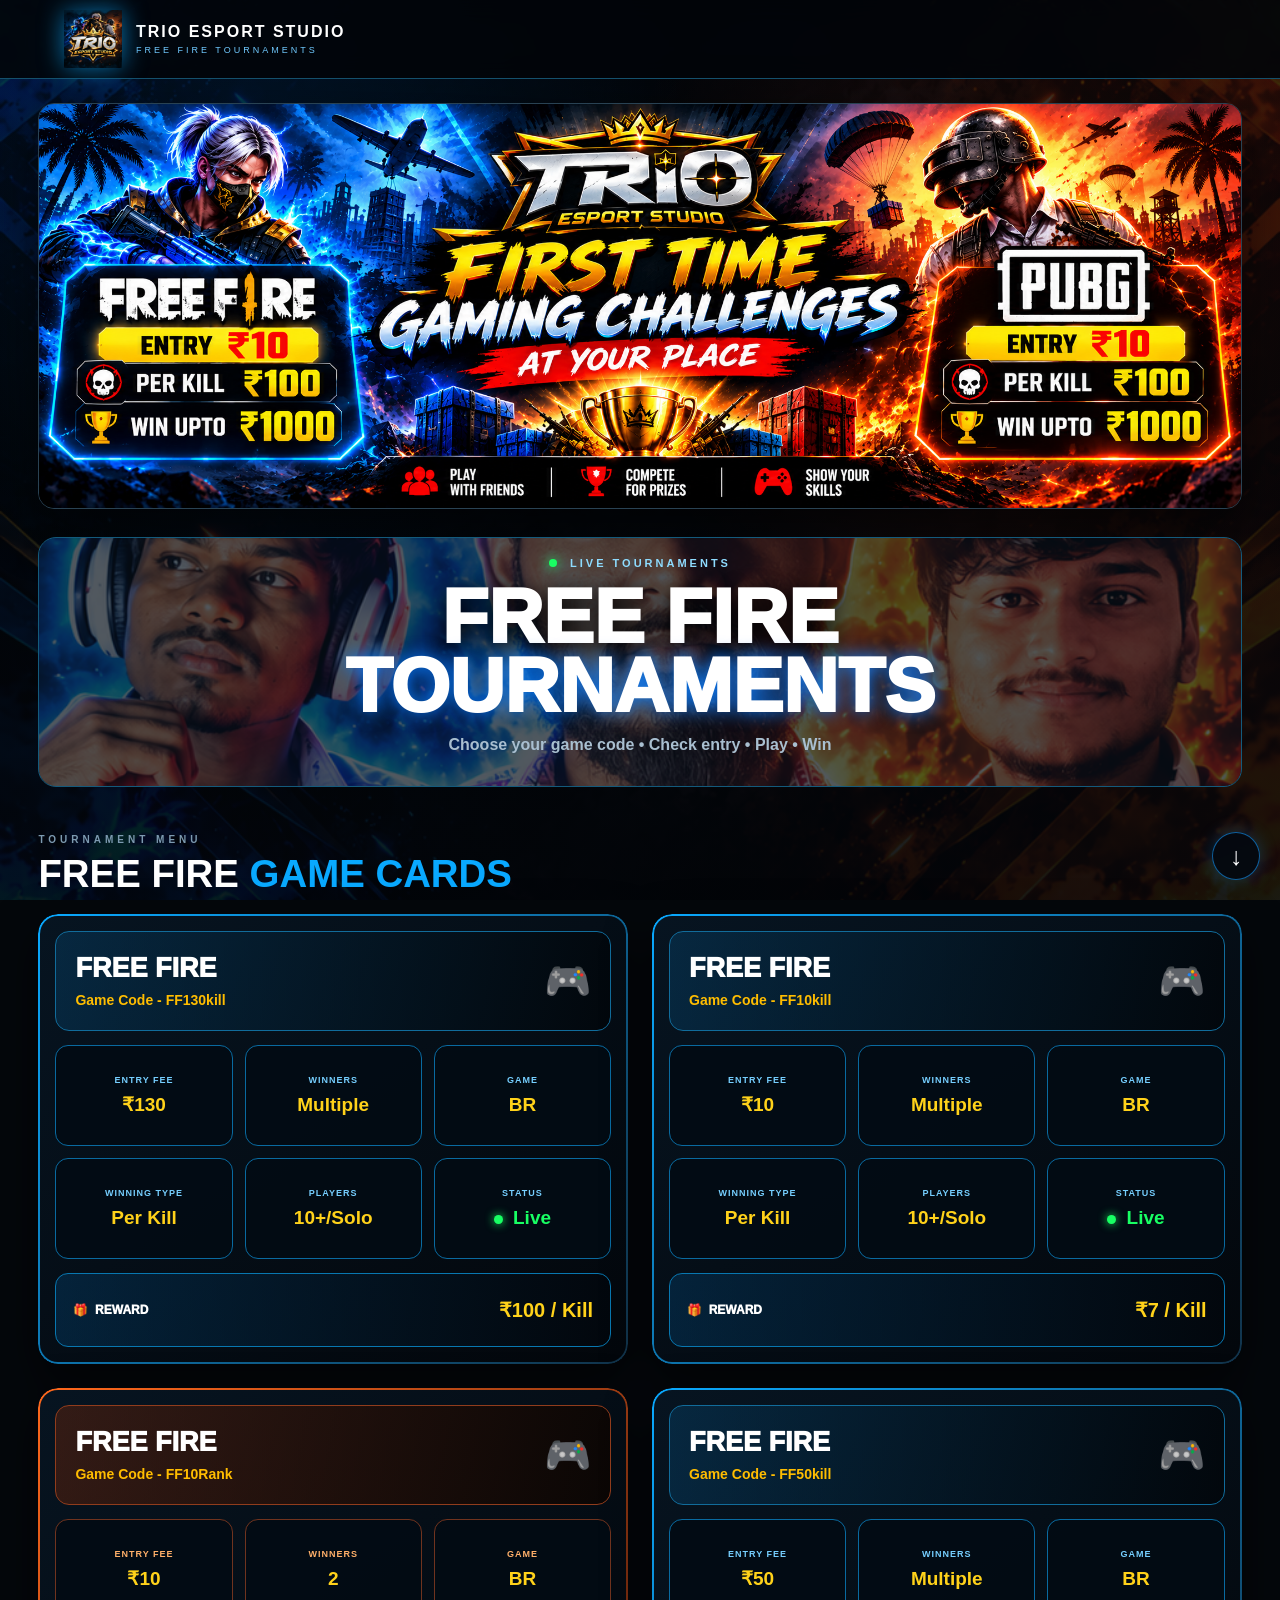
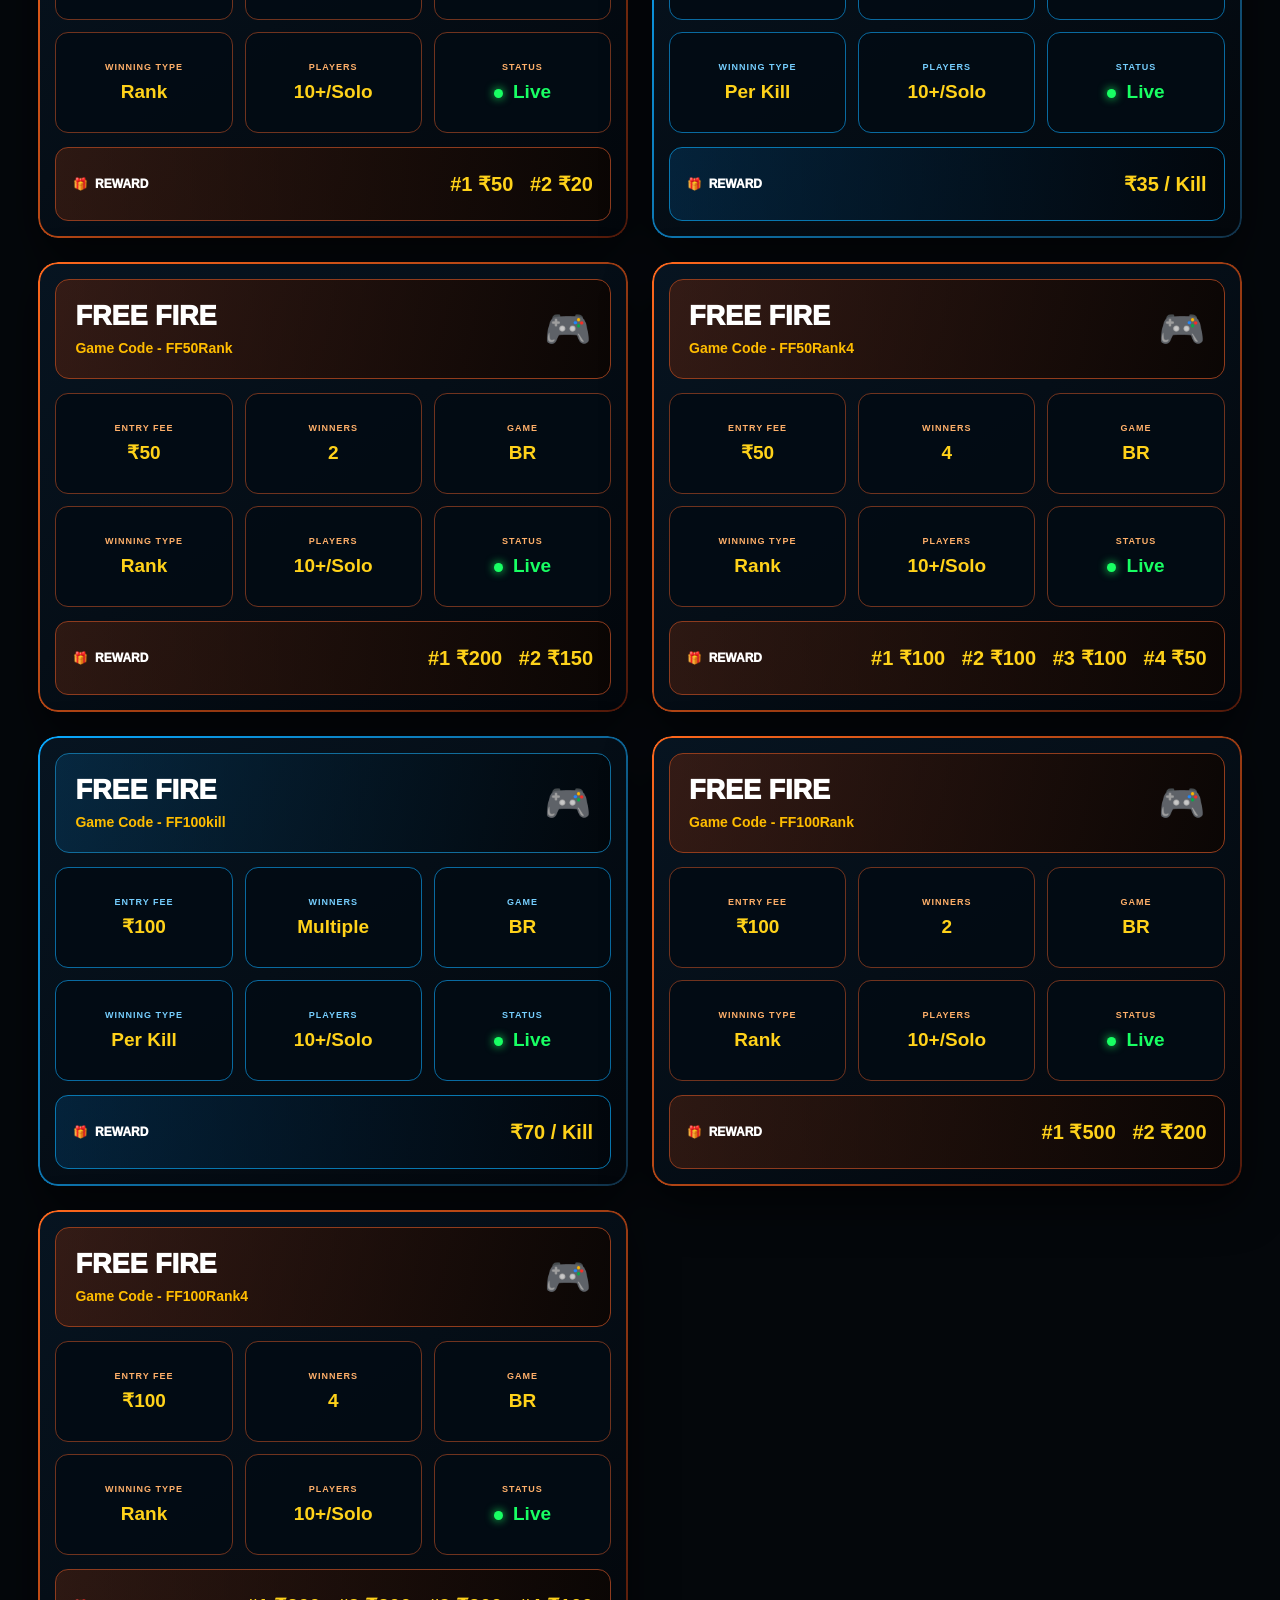
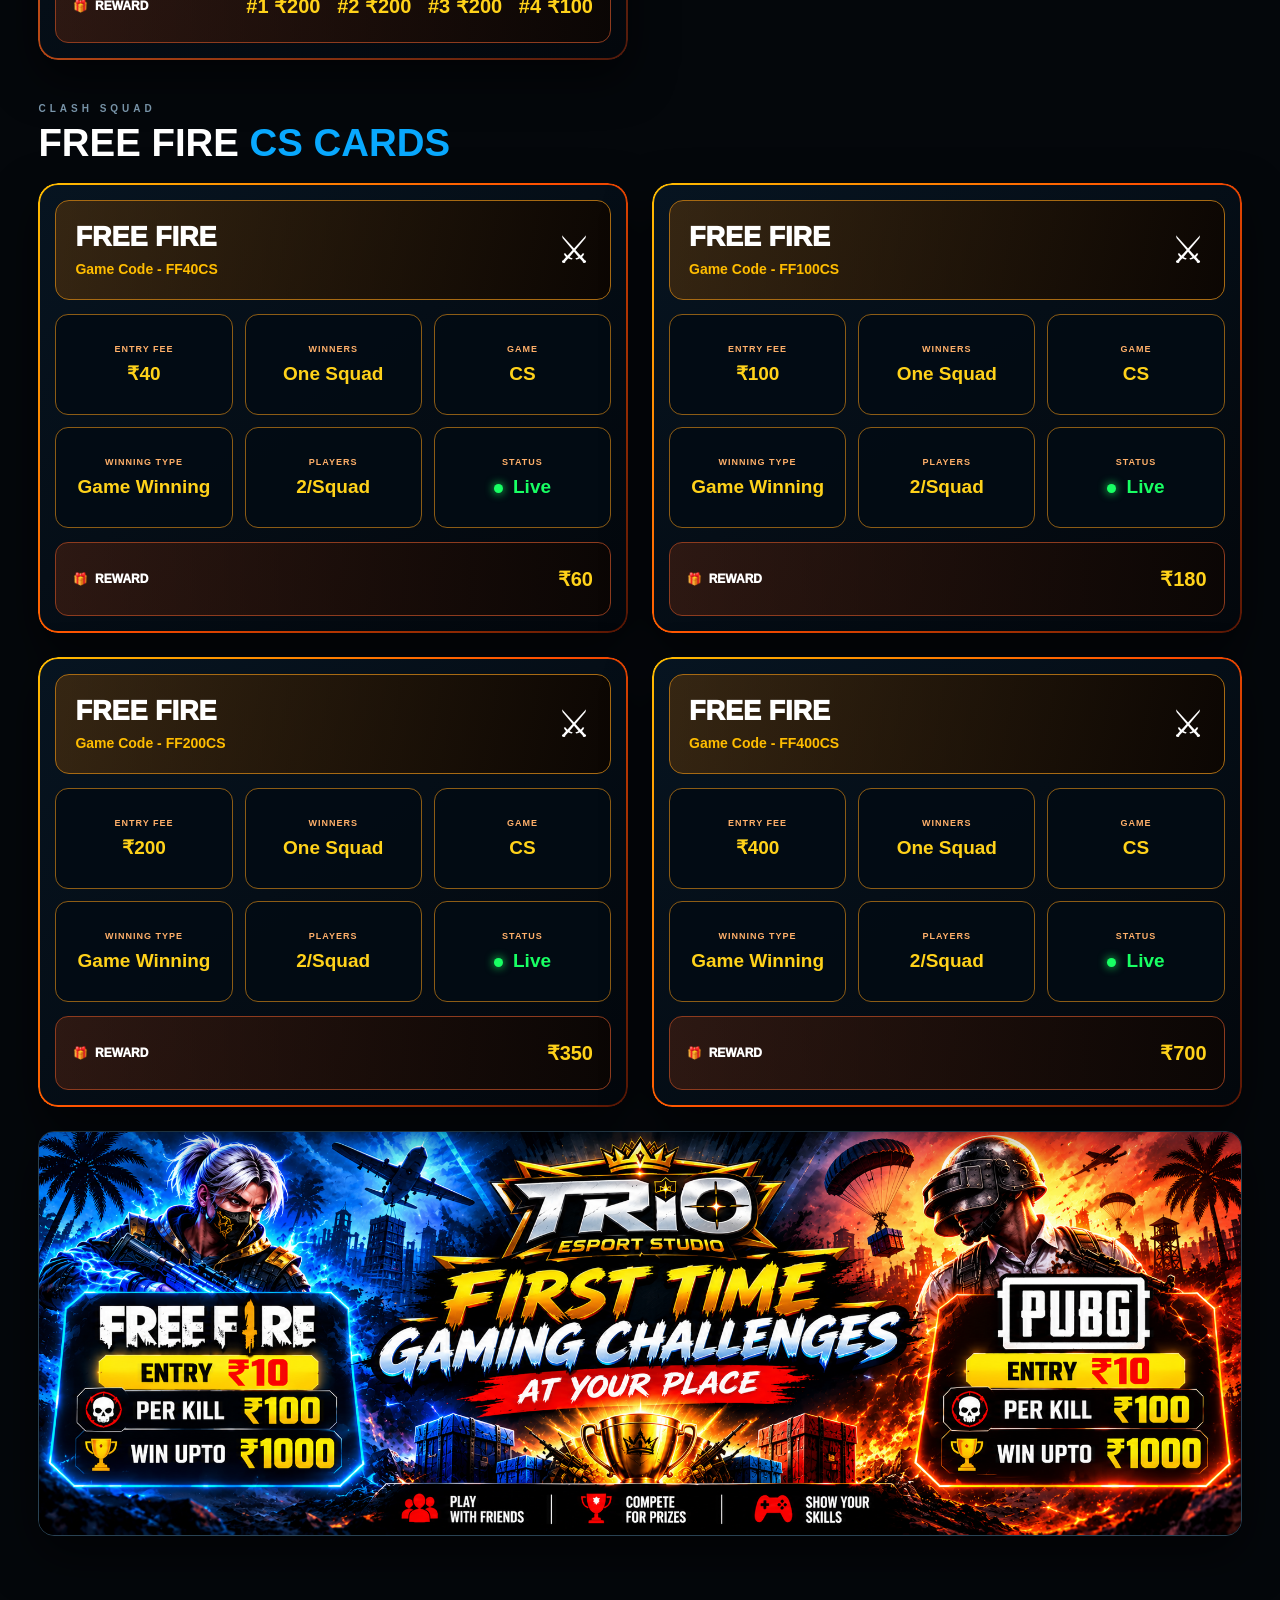
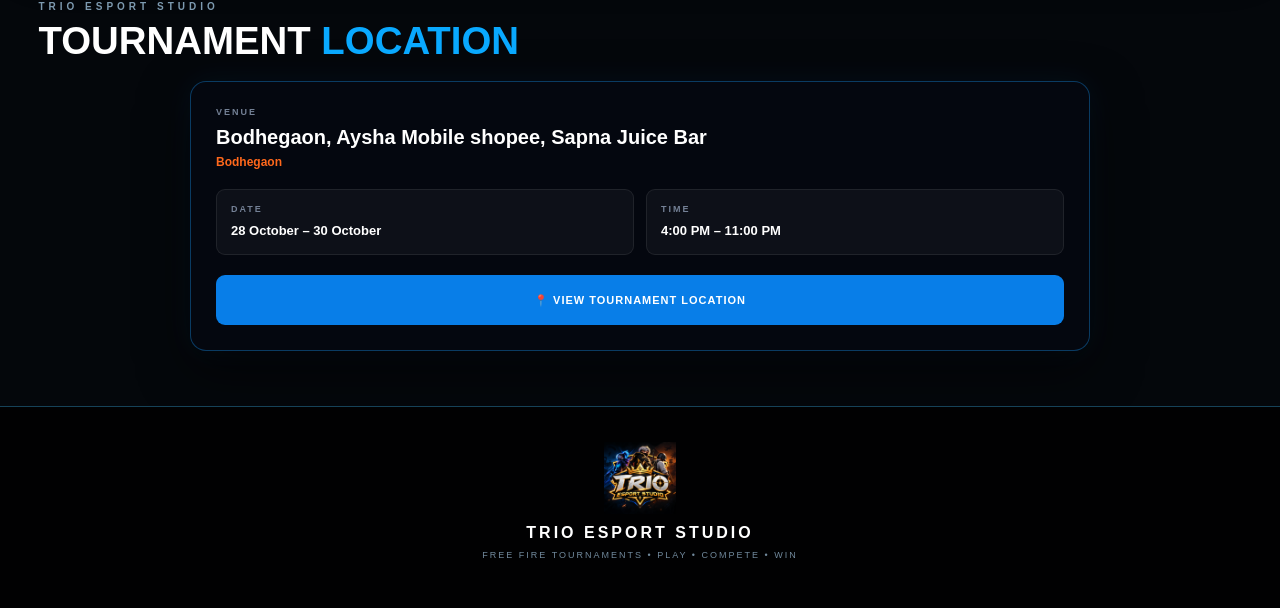
<file: index.html>
<!doctype html>
<html lang="en">

<head>
  <meta charset="utf-8">
  <meta name="viewport" content="width=device-width, initial-scale=1">

  <title>TRIO ESPORT STUDIO — Free Fire Tournaments</title>

  <meta
    name="description"
    content="TRIO ESPORT STUDIO Free Fire tournaments"
  >

  <link rel="icon" type="image/png" href="assets/logo.png">
  <link rel="stylesheet" href="style.css">
</head>

<body>

  <!-- Background -->
  <div class="bg"></div>


  <!-- =========================
       HEADER
  ========================== -->

  <header>

    <img
      src="assets/logo.png"
      alt="TRIO ESPORT STUDIO"
    >

    <div>
      <b>TRIO ESPORT STUDIO</b>
      <small>FREE FIRE TOURNAMENTS</small>
    </div>

  </header>


  <main>


    <!-- =========================
         TOP BANNER
    ========================== -->

    <div class="banner">

      <img
        src="assets/banner.png"
        alt="Tournament Banner"
      >

    </div>


    <!-- =========================
         HERO
    ========================== -->

    <section class="hero">

      <img
        src="assets/hero.png"
        alt=""
      >

      <div>

        <span class="live">
          <i></i>
          LIVE TOURNAMENTS
        </span>

        <h1>
          FREE FIRE
          <em>TOURNAMENTS</em>
        </h1>

        <p>
          Choose your game code • Check entry • Play • Win
        </p>

      </div>

    </section>


    <!-- =========================
         FREE FIRE GAME CARDS
    ========================== -->

    <section>

      <div class="title">

        <div>

          <small>TOURNAMENT MENU</small>

          <h2>
            FREE FIRE
            <span>GAME CARDS</span>
          </h2>

        </div>

      </div>


      <div id="cards" class="grid"></div>

    </section>


    <!-- =========================
         CLASH SQUAD
    ========================== -->

    <section>

      <div class="title">

        <div>

          <small>CLASH SQUAD</small>

          <h2>
            FREE FIRE
            <span>CS CARDS</span>
          </h2>

        </div>

      </div>


      <div id="cs" class="grid"></div>

    </section>


    <!-- =========================
         BOTTOM BANNER
    ========================== -->

    <div class="banner">

      <img
        src="assets/banner.png"
        alt="Tournament Banner"
      >

    </div>


    <!-- =================================================
         LOCATION SECTION
         Floating ↓ button yahin lekar jayega
    ================================================== -->

    <section
      id="location-section"
      class="location-section"
    >

      <div class="title">

        <div>

          <small>TRIO ESPORT STUDIO</small>

          <h2>
            TOURNAMENT
            <span>LOCATION</span>
          </h2>

        </div>

      </div>


      <div class="location-box">


        <!-- EDIT VENUE HERE -->

        <div class="location-info">

          <small>VENUE</small>

          <strong>
            Bodhegaon, Aysha Mobile shopee, Sapna Juice Bar
          </strong>


          <!-- EDIT CITY HERE -->

          <span>
            Bodhegaon
          </span>

        </div>


        <!-- =========================
             DATE + TIME
        ========================== -->

        <div class="location-details">


          <!-- EDIT DATE HERE -->

          <div>

            <small>DATE</small>

            <b>
              28 October – 30 October
            </b>

          </div>


          <!-- EDIT TIME HERE -->

          <div>

            <small>TIME</small>

            <b>
              4:00 PM – 11:00 PM
            </b>

          </div>

        </div>


        <!-- =========================
             LOCATION PAGE BUTTON

             location.html open hoga
        ========================== -->

        <div class="location-buttons">

          <a
            href="location.html"
            class="location-main-btn"
          >
            📍 VIEW TOURNAMENT LOCATION
          </a>

        </div>

      </div>

    </section>

  </main>


  <!-- =========================
       FOOTER
  ========================== -->

  <footer>

    <img
      src="assets/logo.png"
      alt="TRIO"
    >

    <b>
      TRIO ESPORT STUDIO
    </b>

    <span>
      FREE FIRE TOURNAMENTS • PLAY • COMPETE • WIN
    </span>

  </footer>


  <!-- =================================================
       FLOATING ↓ BUTTON

       Click karne par location section par jayega.
  ================================================== -->

  <button
    class="go-bottom"
    onclick="goToLocation()"
    aria-label="Go to location"
  >
    ↓
  </button>


  <!-- =================================================
       TOURNAMENT DATA

       Future me pricing / reward change karna ho
       to sirf yahan change karna.
  ================================================== -->

  <script>

    /* =========================
       FREE FIRE BR DATA
    ========================== */

    const br = [

        [
        'FF130kill',
        '₹130',
        'Multiple',
        'BR',
        'Per Kill',
        '10+/Solo',
        '₹100 / Kill',
        'blue'
      ],

      [
        'FF10kill',
        '₹10',
        'Multiple',
        'BR',
        'Per Kill',
        '10+/Solo',
        '₹7 / Kill',
        'blue'
      ],

      [
        'FF10Rank',
        '₹10',
        '2',
        'BR',
        'Rank',
        '10+/Solo',
        '#1 ₹50 &nbsp; #2 ₹20',
        'orange'
      ],

      [
        'FF50kill',
        '₹50',
        'Multiple',
        'BR',
        'Per Kill',
        '10+/Solo',
        '₹35 / Kill',
        'blue'
      ],

      [
        'FF50Rank',
        '₹50',
        '2',
        'BR',
        'Rank',
        '10+/Solo',
        '#1 ₹200 &nbsp; #2 ₹150',
        'orange'
      ],

      [
        'FF50Rank4',
        '₹50',
        '4',
        'BR',
        'Rank',
        '10+/Solo',
        '#1 ₹100 &nbsp; #2 ₹100 &nbsp; #3 ₹100 &nbsp; #4 ₹50',
        'orange'
      ],

      [
        'FF100kill',
        '₹100',
        'Multiple',
        'BR',
        'Per Kill',
        '10+/Solo',
        '₹70 / Kill',
        'blue'
      ],

      [
        'FF100Rank',
        '₹100',
        '2',
        'BR',
        'Rank',
        '10+/Solo',
        '#1 ₹500 &nbsp; #2 ₹200',
        'orange'
      ],

      [
        'FF100Rank4',
        '₹100',
        '4',
        'BR',
        'Rank',
        '10+/Solo',
        '#1 ₹200 &nbsp; #2 ₹200 &nbsp; #3 ₹200 &nbsp; #4 ₹100',
        'orange'
      ]

    ];


    /* =========================
       CLASH SQUAD DATA
    ========================== */

    const cs = [

      [
        'FF40CS',
        '₹40',
        'One Squad',
        'CS',
        'Game Winning',
        '2/Squad',
        '₹60'
      ],

      [
        'FF100CS',
        '₹100',
        'One Squad',
        'CS',
        'Game Winning',
        '2/Squad',
        '₹180'
      ],

      [
        'FF200CS',
        '₹200',
        'One Squad',
        'CS',
        'Game Winning',
        '2/Squad',
        '₹350'
      ],

      [
        'FF400CS',
        '₹400',
        'One Squad',
        'CS',
        'Game Winning',
        '2/Squad',
        '₹700'
      ]

    ];


    /* =========================
       CARD FUNCTION

       Isko normally change mat karna.
    ========================== */

    function card(x, isCS = false) {

      let [
        code,
        entry,
        winners,
        game,
        winningType,
        players,
        reward,
        theme
      ] = x;

      return `
        <article class="card ${isCS ? 'cs' : ' ' + theme}">

          <div class="head">

            <div>

              <strong>FREE FIRE</strong>

              <label>
                Game Code - ${code}
              </label>

            </div>

            <span class="ico">
              ${isCS ? '⚔' : '🎮'}
            </span>

          </div>


          <div class="stats">

            <div>
              <small>ENTRY FEE</small>
              <b>${entry}</b>
            </div>

            <div>
              <small>WINNERS</small>
              <b>${winners}</b>
            </div>

            <div>
              <small>GAME</small>
              <b>${game}</b>
            </div>

            <div>
              <small>WINNING TYPE</small>
              <b>${winningType}</b>
            </div>

            <div>
              <small>PLAYERS</small>
              <b>${players}</b>
            </div>

            <div class="status">
              <small>STATUS</small>

              <b>
                <i></i>
                Live
              </b>

            </div>

          </div>


          <div class="reward">

            <span>
              🎁 &nbsp;REWARD
            </span>

            <strong>
              ${reward}
            </strong>

          </div>

        </article>
      `;

    }


    /* =========================
       SHOW BR CARDS
    ========================== */

    document
      .querySelector('#cards')
      .innerHTML = br
      .map(x => card(x))
      .join('');


    /* =========================
       SHOW CS CARDS
    ========================== */

    document
      .querySelector('#cs')
      .innerHTML = cs
      .map(x => card(x, true))
      .join('');


    /* =========================
       FLOATING BUTTON FUNCTION
    ========================== */

    function goToLocation() {

      document
        .getElementById('location-section')
        .scrollIntoView({
          behavior: 'smooth'
        });

    }

  </script>

</body>

</html>
</file>
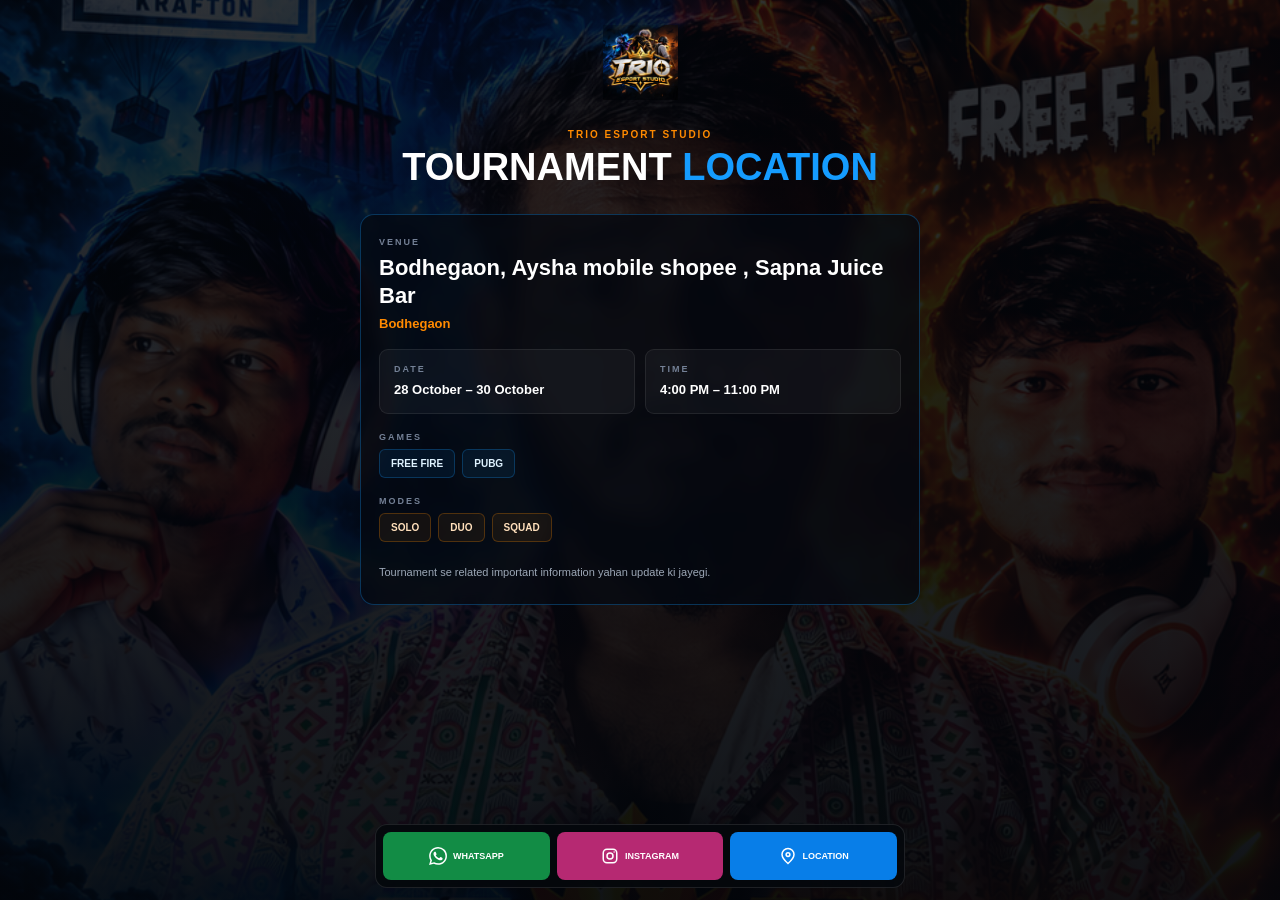
<file: location.html>
<!DOCTYPE html>
<html lang="en">

<head>

  <meta charset="UTF-8">
  <meta name="viewport" content="width=device-width, initial-scale=1.0">

  <title>TRIO ESPORT STUDIO — Tournament Location</title>

  <link rel="icon" type="image/png" href="assets/logo.png">

  <style>

    * {
      box-sizing: border-box;
      margin: 0;
      padding: 0;
    }

    body {
      min-height: 100vh;
      padding: 25px 15px 100px;

      font-family: Arial, sans-serif;
      color: white;

      /* BACKGROUND IMAGE - CHANGE ONLY IF NEEDED */
      background:
        linear-gradient(
          rgba(2, 5, 10, 0.82),
          rgba(2, 5, 10, 0.94)
        ),
        url("assets/hero.png")
        center / cover fixed no-repeat;
    }

    .page {
      width: 100%;
      max-width: 560px;
      margin: auto;
    }


    /* =========================
       LOGO
    ========================= */

    .logo {
      text-align: center;
      margin-bottom: 25px;
    }

    .logo img {
      width: 75px;
      height: 75px;
      object-fit: contain;
    }


    /* =========================
       PAGE TITLE
    ========================= */

    .heading {
      text-align: center;
      margin-bottom: 25px;
    }

    .heading small {
      display: block;

      margin-bottom: 7px;

      color: #ff8a00;

      font-size: 10px;
      font-weight: bold;
      letter-spacing: 2px;
    }

    .heading h1 {
      font-size: 38px;
      line-height: 1.1;
      font-weight: 900;
    }

    .heading h1 span {
      color: #159cff;
    }


    /* =========================
       VENUE BOX
    ========================= */

    .venue-box {
      padding: 22px 18px;

      background: rgba(5, 9, 16, 0.75);

      border: 1px solid rgba(21, 156, 255, 0.3);
      border-radius: 14px;

      backdrop-filter: blur(7px);
    }

    .label {
      margin-bottom: 7px;

      color: #748196;

      font-size: 9px;
      font-weight: bold;
      letter-spacing: 2px;
      text-transform: uppercase;
    }

    .venue {
      font-size: 22px;
      line-height: 1.3;
      font-weight: 900;
    }

    .city {
      margin-top: 5px;

      color: #ff8a00;

      font-size: 13px;
      font-weight: bold;
    }


    /* =========================
       DATE + TIME
    ========================= */

    .details {
      display: grid;
      grid-template-columns: 1fr 1fr;

      gap: 10px;

      margin-top: 18px;
    }

    .detail {
      padding: 14px;

      background: rgba(255, 255, 255, 0.04);

      border: 1px solid rgba(255, 255, 255, 0.08);
      border-radius: 9px;
    }

    .detail-value {
      font-size: 13px;
      font-weight: bold;
      line-height: 1.4;
    }


    /* =========================
       GAMES + MODES
    ========================= */

    .section {
      margin-top: 18px;
    }

    .tags {
      display: flex;
      flex-wrap: wrap;
      gap: 7px;
    }

    .tag {
      padding: 8px 11px;

      color: #dff3ff;

      background: rgba(21, 156, 255, 0.08);

      border: 1px solid rgba(21, 156, 255, 0.25);
      border-radius: 6px;

      font-size: 10px;
      font-weight: bold;
    }

    .tag.orange {
      color: #ffe0bc;

      background: rgba(255, 138, 0, 0.07);

      border-color: rgba(255, 138, 0, 0.25);
    }


    /* =========================
       INSTRUCTION
    ========================= */

    .instruction {
      margin-top: 22px;

      color: #9da8b7;

      font-size: 11px;
      line-height: 1.6;
    }


    /* =========================
       STICKY BOTTOM BUTTONS
    ========================= */

    .bottom-bar {
      position: fixed;

      left: 50%;
      bottom: 12px;

      z-index: 100;

      width: calc(100% - 24px);
      max-width: 530px;

      transform: translateX(-50%);

      display: grid;
      grid-template-columns: 1fr 1fr 1fr;

      gap: 7px;

      padding: 7px;

      background: rgba(5, 8, 13, 0.92);

      border: 1px solid rgba(255, 255, 255, 0.1);
      border-radius: 12px;

      backdrop-filter: blur(12px);
    }

    .bottom-btn {
      min-height: 48px;

      display: flex;

      align-items: center;
      justify-content: center;

      gap: 6px;

      color: white;

      text-decoration: none;

      border-radius: 8px;

      font-size: 9px;
      font-weight: bold;
    }

    .whatsapp {
      background: #128c45;
    }

    .instagram {
      background: #b62972;
    }

    .location {
      background: #087ee8;
    }

    .bottom-btn svg {
      width: 18px;
      height: 18px;
    }


    /* =========================
       MOBILE
    ========================= */

    @media (max-width: 430px) {

      .heading h1 {
        font-size: 30px;
      }

      .venue {
        font-size: 19px;
      }

      .bottom-btn {
        min-height: 46px;
        font-size: 8px;
      }

    }

  </style>

</head>


<body>


  <main class="page">


    <!-- =========================
         LOGO
         CHANGE LOGO HERE IF NEEDED
    ========================== -->

    <div class="logo">

      <img
        src="assets/logo.png"
        alt="TRIO ESPORT STUDIO"
      >

    </div>


    <!-- =========================
         PAGE TITLE
    ========================== -->

    <section class="heading">

      <small>
        TRIO ESPORT STUDIO
      </small>

      <h1>
        TOURNAMENT
        <span>LOCATION</span>
      </h1>

    </section>


    <!-- =========================
         VENUE + DETAILS
    ========================== -->

    <section class="venue-box">


      <!-- EDIT VENUE HERE -->

      <div class="label">
        Venue
      </div>

      <div class="venue">
        Bodhegaon, Aysha mobile shopee , Sapna Juice Bar
      </div>


      <!-- EDIT CITY HERE -->

      <div class="city">
        Bodhegaon
      </div>


      <!-- DATE + TIME -->

      <div class="details">


        <!-- EDIT DATE HERE -->

        <div class="detail">

          <div class="label">
            Date
          </div>

          <div class="detail-value">
            28 October – 30 October
          </div>

        </div>


        <!-- EDIT TIME HERE -->

        <div class="detail">

          <div class="label">
            Time
          </div>

          <div class="detail-value">
            4:00 PM – 11:00 PM
          </div>

        </div>


      </div>


      <!-- =========================
           EDIT GAMES HERE
      ========================== -->

      <div class="section">

        <div class="label">
          Games
        </div>

        <div class="tags">

          <span class="tag">
            FREE FIRE
          </span>

          <span class="tag">
            PUBG
          </span>

        </div>

      </div>


      <!-- =========================
           EDIT MODES HERE
      ========================== -->

      <div class="section">

        <div class="label">
          Modes
        </div>

        <div class="tags">

          <span class="tag orange">
            SOLO
          </span>

          <span class="tag orange">
            DUO
          </span>

          <span class="tag orange">
            SQUAD
          </span>

        </div>

      </div>


      <!-- =========================
           EDIT INFORMATION HERE
      ========================== -->

      <p class="instruction">

        Tournament se related important information
        yahan update ki jayegi.

      </p>


    </section>


  </main>


  <!-- =====================================================
       STICKY BOTTOM BUTTONS
  ====================================================== -->

  <nav class="bottom-bar">


    <!-- =========================
         WHATSAPP
         NUMBER IS SET BELOW
    ========================== -->

    <a
      class="bottom-btn whatsapp"
      id="whatsapp"
      href="#"
      target="_blank"
      rel="noopener"
    >

      <!-- WhatsApp Icon -->

      <svg
        viewBox="0 0 24 24"
        fill="currentColor"
      >

        <path d="M20.52 3.48A11.87 11.87 0 0 0 12.08 0C5.52 0 .18 5.34.18 11.9c0 2.1.55 4.15 1.6 5.96L.1 24l6.28-1.65a11.88 11.88 0 0 0 5.7 1.45h.01c6.56 0 11.9-5.34 11.9-11.9 0-3.18-1.24-6.17-3.47-8.42ZM12.09 21.8h-.01a9.88 9.88 0 0 1-5.03-1.38l-.36-.21-3.73.98.99-3.64-.23-.37a9.86 9.86 0 0 1-1.51-5.28c0-5.45 4.44-9.89 9.9-9.89 2.64 0 5.12 1.03 6.98 2.9a9.82 9.82 0 0 1 2.89 7c0 5.45-4.44 9.89-9.89 9.89Zm5.43-7.4c-.3-.15-1.77-.87-2.05-.97-.28-.1-.48-.15-.68.15-.2.3-.77.97-.94 1.17-.17.2-.35.22-.65.07-.3-.15-1.25-.46-2.38-1.46-.88-.78-1.48-1.74-1.65-2.04-.17-.3-.02-.46.13-.61.13-.13.3-.35.45-.52.15-.17.2-.3.3-.5.1-.2.05-.37-.02-.52-.07-.15-.68-1.63-.93-2.23-.24-.58-.49-.5-.68-.51h-.58c-.2 0-.52.07-.8.37-.28.3-1.05 1.03-1.05 2.51s1.08 2.91 1.23 3.11c.15.2 2.12 3.24 5.14 4.54.72.31 1.28.49 1.72.63.72.23 1.38.2 1.9.12.58-.09 1.77-.72 2.02-1.42.25-.7.25-1.3.17-1.42-.07-.12-.27-.2-.57-.35Z"/>

      </svg>

      WHATSAPP

    </a>


    <!-- =========================
         INSTAGRAM
         LINK IS SET BELOW
    ========================== -->

    <a
      class="bottom-btn instagram"
      id="instagram"
      href="#"
      target="_blank"
      rel="noopener"
    >

      <!-- Instagram Icon -->

      <svg
        viewBox="0 0 24 24"
        fill="none"
        stroke="currentColor"
        stroke-width="2"
      >

        <rect
          x="3"
          y="3"
          width="18"
          height="18"
          rx="5"
        />

        <circle
          cx="12"
          cy="12"
          r="4"
        />

        <circle
          cx="17.5"
          cy="6.5"
          r="1"
          fill="currentColor"
          stroke="none"
        />

      </svg>

      INSTAGRAM

    </a>


    <!-- =========================
         LOCATION
         GOOGLE MAPS LINK IS SET BELOW
    ========================== -->

    <a
      class="bottom-btn location"
      id="maps"
      href="#"
      target="_blank"
      rel="noopener"
    >

      <!-- Location Icon -->

      <svg
        viewBox="0 0 24 24"
        fill="none"
        stroke="currentColor"
        stroke-width="2"
      >

        <path
          d="M20 10c0 5-8 12-8 12S4 15 4 10a8 8 0 1 1 16 0Z"
        />

        <circle
          cx="12"
          cy="10"
          r="2.5"
        />

      </svg>

      LOCATION

    </a>


  </nav>


  <!-- =====================================================
       🔥 FUTURE ME SIRF YE DATA UPDATE KARNA
       BAaki code ko touch karne ki zarurat nahi.
  ====================================================== -->

  <script>

    const LOCATION_DATA = {


      /* =========================
         GOOGLE MAPS LINK
         Apna actual Google Maps
         link yaha paste karo.
      ========================== */

      mapsUrl:
        "https://maps.app.goo.gl/PT29SgaxirfZEiSt8",


      /* =========================
         WHATSAPP NUMBER
         Country code ke saath.
         Example:
         919876543210
      ========================== */

      contact:
        "919579777738",


      /* =========================
         WHATSAPP MESSAGE
         Yaha message change kar sakte ho.
      ========================== */

      whatsappMessage:
        "Hello TRIO ESPORT STUDIO",


      /* =========================
         INSTAGRAM LINK
         Apna Instagram profile link yaha.
      ========================== */

      instagramUrl:
        "https://www.instagram.com/trio_esport_studio?utm_source=qr&rpxt=dWEzOWYxZHJrdncx"

    };


    /* =========================
       WHATSAPP BUTTON
       Isko normally touch mat karna.
    ========================== */

    const number =
      LOCATION_DATA.contact.replace(/\D/g, "");

    document.getElementById("whatsapp").href =
      "https://wa.me/" +
      number +
      "?text=" +
      encodeURIComponent(
        LOCATION_DATA.whatsappMessage
      );


    /* =========================
       INSTAGRAM BUTTON
    ========================== */

    document.getElementById("instagram").href =
      LOCATION_DATA.instagramUrl;


    /* =========================
       LOCATION BUTTON
    ========================== */

    document.getElementById("maps").href =
      LOCATION_DATA.mapsUrl;

  </script>


</body>

</html>
</file>
<file: style.css>
/* =========================================================
   TRIO ESPORT STUDIO
   MAIN WEBSITE CSS
========================================================= */


/* =========================================================
   BASIC RESET
========================================================= */

* {
    box-sizing: border-box;
}


/* =========================================================
   MAIN COLORS
   Future me overall colors change karne ho
   to mostly yahin se change karna.
========================================================= */

:root {
    --bg: #04070b;

    --blue: #09a9ff;

    --orange: #ff681c;

    --gold: #ffd21a;

    --green: #18ff63;
}


/* =========================================================
   SMOOTH SCROLL
========================================================= */

html {
    scroll-behavior: smooth;
}


/* =========================================================
   BODY
========================================================= */

body {
    margin: 0;

    background: var(--bg);

    color: #fff;

    font-family: Arial, Helvetica, sans-serif;
}


/* =========================================================
   FIXED BACKGROUND
   Background image:
   assets/bg.png
========================================================= */

.bg {
    position: fixed;

    inset: 0;

    z-index: -2;

    background:
        linear-gradient(rgba(2, 5, 9, 0.78),
            rgba(2, 5, 9, 0.90)),
        url("assets/bg.png") center / cover;
}


/* Background blue/orange glow */

.bg::after {
    content: "";

    position: absolute;

    inset: 0;

    background:
        radial-gradient(circle at 20% 20%,
            rgba(0, 130, 255, 0.12),
            transparent 35%),
        radial-gradient(circle at 80% 30%,
            rgba(255, 70, 0, 0.10),
            transparent 35%);
}


/* =========================================================
   HEADER
========================================================= */

header {
    position: sticky;

    top: 0;

    z-index: 10;

    display: flex;

    align-items: center;

    gap: 14px;

    padding: 10px 5%;

    background: rgba(2, 5, 9, 0.90);

    border-bottom: 1px solid #14506c;

    backdrop-filter: blur(12px);
}


/* Header logo */

header img {
    width: 58px;

    height: 58px;

    object-fit: contain;

    filter:
        drop-shadow(0 0 12px #087bb8);
}


/* Website name */

header b {
    display: block;

    letter-spacing: 2px;
}


/* Header subtitle */

header small {
    display: block;

    margin-top: 4px;

    color: #70caff;

    font-size: 9px;

    letter-spacing: 3px;
}


/* =========================================================
   MAIN CONTENT
========================================================= */

main {
    width: min(1450px, 94%);

    margin: auto;
}


/* =========================================================
   BANNER
========================================================= */

.banner {
    margin: 24px 0;

    border: 1px solid #294253;

    border-radius: 16px;

    overflow: hidden;

    box-shadow:
        0 18px 50px #0009;
}


/* Banner image */

.banner img {
    display: block;

    width: 100%;

    height: auto;
}


/* =========================================================
   HERO SECTION
========================================================= */

.hero {
    position: relative;

    height: 250px;

    display: grid;

    place-items: center;

    text-align: center;

    margin: 28px 0 42px;

    background: #07101a;

    border: 1px solid #135a7c;

    border-radius: 18px;

    overflow: hidden;
}


/* Hero background image */

.hero>img {
    position: absolute;

    width: 100%;

    height: 100%;

    object-fit: cover;

    opacity: 0.3;
}


/* Hero text stays above image */

.hero>div {
    position: relative;
}


/* =========================================================
   LIVE LABEL
========================================================= */

.live {
    font-size: 11px;

    font-weight: 900;

    letter-spacing: 3px;

    color: #8edcff;
}


/* Green live dot */

.live i {
    display: inline-block;

    width: 8px;

    height: 8px;

    margin-right: 7px;

    border-radius: 50%;

    background: var(--green);

    box-shadow:
        0 0 12px var(--green);
}


/* =========================================================
   HERO HEADING
========================================================= */

h1 {
    margin: 12px 0;

    font-size: clamp(40px,
            6vw,
            76px);

    line-height: 0.9;

    font-weight: 1000;

    text-shadow:
        0 5px 20px #000;
}


/* Highlighted word */

h1 em {
    display: block;

    color: #fff;

    font-style: normal;

    text-shadow:
        0 0 18px #087dff;
}


/* Hero description */

.hero p {
    color: #a9bfd0;

    font-weight: 700;
}


/* =========================================================
   SECTION TITLES
========================================================= */

.title {
    margin: 38px 0 18px;
}


/* Small title */

.title small {
    color: #7d9ab0;

    font-size: 10px;

    letter-spacing: 4px;

    font-weight: 900;
}


/* Main title */

.title h2 {
    margin: 5px 0;

    font-size: clamp(26px,
            3vw,
            40px);
}


/* Blue highlighted text */

.title h2 span {
    color: var(--blue);
}


/* =========================================================
   TOURNAMENT CARD GRID
========================================================= */

.grid {
    display: grid;

    grid-template-columns:
        repeat(2,
            minmax(0, 1fr));

    gap: 24px;
}


/* =========================================================
   TOURNAMENT CARD
========================================================= */

.card {
    position: relative;

    padding: 17px;

    background:
        linear-gradient(145deg,
            #071522f5,
            #03070cf8);

    border-radius: 20px;

    overflow: hidden;

    box-shadow:
        0 18px 45px #0009;
}


/* Neon border */

.card::before {
    content: "";

    position: absolute;

    inset: 0;

    padding: 2px;

    border-radius: 20px;

    background:
        linear-gradient(135deg,
            var(--blue),
            #12334a);

    /* Standard mask */
    mask:
        linear-gradient(#000 0 0) content-box,
        linear-gradient(#000 0 0);

    /* Chrome / Safari */
    -webkit-mask:
        linear-gradient(#000 0 0) content-box,
        linear-gradient(#000 0 0);

    -webkit-mask-composite: xor;

    mask-composite: exclude;
}


/* Orange card border */

.card.orange::before {
    background:
        linear-gradient(135deg,
            var(--orange),
            #521a0b);
}


/* Clash Squad border */

.card.cs::before {
    background:
        linear-gradient(135deg,
            #ffbd00,
            #ff4d00,
            #581705);
}


/* =========================================================
   CARD HEADER
========================================================= */

.head {
    min-height: 100px;

    display: flex;

    align-items: center;

    justify-content: space-between;

    padding: 16px 19px;

    background:
        linear-gradient(100deg,
            #07508055,
            #02070cf2);

    border: 1px solid #116c9b;

    border-radius: 14px;
}


/* Orange card header */

.orange .head {
    border-color: #913c1c;

    background:
        linear-gradient(100deg,
            #76260766,
            #0b0604f2);
}


/* CS card header */

.cs .head {
    border-color: #a76a13;

    background:
        linear-gradient(100deg,
            #7c420066,
            #0c0602f2);
}


/* FREE FIRE text */

.head strong {
    display: block;

    font-size: 27px;

    font-weight: 1000;
}


/* Game code */

.head label {
    display: inline-block;

    margin-top: 8px;

    color: #ffbd00;

    font-size: 14px;

    font-weight: 900;
}


/* Game icon */

.ico {
    font-size: 38px;
}


/* =========================================================
   CARD STATS
========================================================= */

.stats {
    display: grid;

    grid-template-columns:
        repeat(3, 1fr);

    gap: 12px;

    margin-top: 14px;
}


/* Individual stat box */

.stats>div {
    min-height: 101px;

    display: flex;

    flex-direction: column;

    align-items: center;

    justify-content: center;

    padding: 13px 8px;

    text-align: center;

    background: #030b14ee;

    border: 1px solid #096aa0;

    border-radius: 13px;
}


/* Orange stats */

.orange .stats>div {
    border-color: #70331e;
}


/* CS stats */

.cs .stats>div {
    border-color: #8c5c15;
}


/* Stat title */

.stats small {
    color: #76cfff;

    font-size: 9px;

    font-weight: 900;

    letter-spacing: 1px;
}


/* Orange/CS stat title */

.orange .stats small,
.cs .stats small {
    color: #ffb06a;
}


/* Stat value */

.stats b {
    margin-top: 9px;

    color: var(--gold);

    font-size: 19px;

    line-height: 1.15;
}


/* LIVE status */

.status b {
    color: var(--green);
}


/* LIVE dot */

.status i {
    display: inline-block;

    width: 9px;

    height: 9px;

    margin-right: 5px;

    border-radius: 50%;

    background: var(--green);

    box-shadow:
        0 0 10px var(--green);
}


/* =========================================================
   REWARD BOX
========================================================= */

.reward {
    min-height: 74px;

    display: flex;

    align-items: center;

    justify-content: space-between;

    gap: 15px;

    margin-top: 14px;

    padding: 13px 17px;

    background:
        linear-gradient(90deg,
            #034b8055,
            #02070df0);

    border: 1px solid #0877b0;

    border-radius: 13px;
}


/* Orange/CS reward */

.orange .reward,
.cs .reward {
    border-color: #8d3b1e;

    background:
        linear-gradient(90deg,
            #7c2c0a55,
            #0b0604f0);
}


/* Reward title */

.reward span {
    font-size: 12px;

    font-weight: 1000;
}


/* Reward amount */

.reward strong {
    color: var(--gold);

    font-size: 20px;

    text-align: right;
}


/* =========================================================
   LOCATION SECTION
========================================================= */

.location-section {
    margin-top: 60px;

    margin-bottom: 45px;
}


/* Location main box */

.location-box {
    max-width: 900px;

    margin: 0 auto;

    padding: 25px;

    background:
        rgba(5, 9, 16, 0.88);

    border: 1px solid rgba(21, 156, 255, 0.35);

    border-radius: 16px;

    box-shadow:
        0 18px 50px #0009,
        0 0 30px rgba(21, 156, 255, 0.08);
}


/* =========================================================
   LOCATION VENUE
========================================================= */

.location-info small,
.location-details small {
    display: block;

    margin-bottom: 7px;

    color: #748196;

    font-size: 9px;

    font-weight: bold;

    letter-spacing: 2px;
}


/* Venue name */

.location-info strong {
    display: block;

    color: white;

    font-size: 20px;

    font-weight: 900;

    line-height: 1.3;
}


/* City */

.location-info span {
    display: block;

    margin-top: 5px;

    color: var(--orange);

    font-size: 12px;

    font-weight: bold;
}


/* =========================================================
   LOCATION DATE + TIME
========================================================= */

.location-details {
    display: grid;

    grid-template-columns:
        1fr 1fr;

    gap: 12px;

    margin-top: 20px;
}


/* Date/time box */

.location-details>div {
    padding: 14px;

    background:
        rgba(255, 255, 255, 0.04);

    border:
        1px solid rgba(255, 255, 255, 0.08);

    border-radius: 9px;
}


/* Date/time value */

.location-details b {
    color: white;

    font-size: 13px;

    line-height: 1.4;
}


/* =========================================================
   LOCATION BUTTON
========================================================= */

.location-buttons {
    margin-top: 20px;
}


/* Main location button */

.location-main-btn {
    min-height: 50px;

    display: flex;

    align-items: center;

    justify-content: center;

    color: white;

    background: #087ee8;

    border-radius: 9px;

    text-decoration: none;

    font-size: 11px;

    font-weight: 900;

    letter-spacing: 1px;

    transition:
        transform 0.2s,
        box-shadow 0.2s,
        background 0.2s;
}


/* Location button hover */

.location-main-btn:hover {
    background: #159cff;

    transform: translateY(-2px);

    box-shadow:
        0 0 25px rgba(21, 156, 255, 0.45);
}


/* =========================================================
   FLOATING GO-TO-LOCATION BUTTON
========================================================= */

.go-bottom {
    position: fixed;

    right: 20px;

    bottom: 20px;

    z-index: 999;

    width: 48px;

    height: 48px;

    display: flex;

    align-items: center;

    justify-content: center;

    padding: 0;

    color: white;

    background:
        rgba(5, 9, 16, 0.94);

    border:
        1px solid rgba(21, 156, 255, 0.60);

    border-radius: 50%;

    box-shadow:
        0 0 18px rgba(21, 156, 255, 0.25);

    font-size: 25px;

    font-weight: bold;

    line-height: 1;

    cursor: pointer;

    backdrop-filter: blur(10px);

    transition:
        transform 0.2s,
        background 0.2s,
        box-shadow 0.2s;
}


/* Floating button hover */

.go-bottom:hover {
    background: #087ee8;

    transform: translateY(3px);

    box-shadow:
        0 0 25px rgba(21, 156, 255, 0.55);
}


/* =========================================================
   FOOTER
========================================================= */

footer {
    margin-top: 55px;

    padding: 35px 20px 48px;

    text-align: center;

    background: #000b;

    border-top: 1px solid #164258;
}


/* Footer logo */

footer img {
    width: 72px;

    height: 72px;

    object-fit: contain;
}


/* Footer name */

footer b {
    display: block;

    margin-top: 6px;

    letter-spacing: 3px;
}


/* Footer subtitle */

footer span {
    display: block;

    margin-top: 8px;

    color: #71899c;

    font-size: 9px;

    letter-spacing: 2px;
}


/* =========================================================
   TABLET
========================================================= */

@media (max-width: 900px) {

    /* One card per row on smaller screens */

    .grid {
        grid-template-columns: 1fr;
    }

}


/* =========================================================
   MOBILE
========================================================= */

@media (max-width: 600px) {


    /* Header */

    header {
        padding: 8px 12px;
    }


    header img {
        width: 48px;

        height: 48px;
    }


    /* Hero */

    .hero {
        height: 220px;
    }


    /* Card stats */

    .stats {
        gap: 7px;
    }


    .stats>div {
        min-height: 88px;
    }


    .stats small {
        font-size: 7px;
    }


    .stats b {
        font-size: 15px;
    }


    /* Card heading */

    .head strong {
        font-size: 22px;
    }


    .head label {
        font-size: 11px;
    }


    /* Reward */

    .reward {
        flex-direction: column;

        align-items: flex-start;
    }


    .reward strong {
        font-size: 18px;

        text-align: left;
    }


    /* =================================================
     LOCATION MOBILE
  ================================================= */

    .location-box {
        padding: 18px;
    }


    .location-info strong {
        font-size: 17px;
    }


    .location-details {
        grid-template-columns: 1fr;
    }


    /* =================================================
     FLOATING BUTTON MOBILE
  ================================================= */

    .go-bottom {
        right: 14px;

        bottom: 15px;

        width: 44px;

        height: 44px;

        font-size: 21px;
    }

}
</file>
